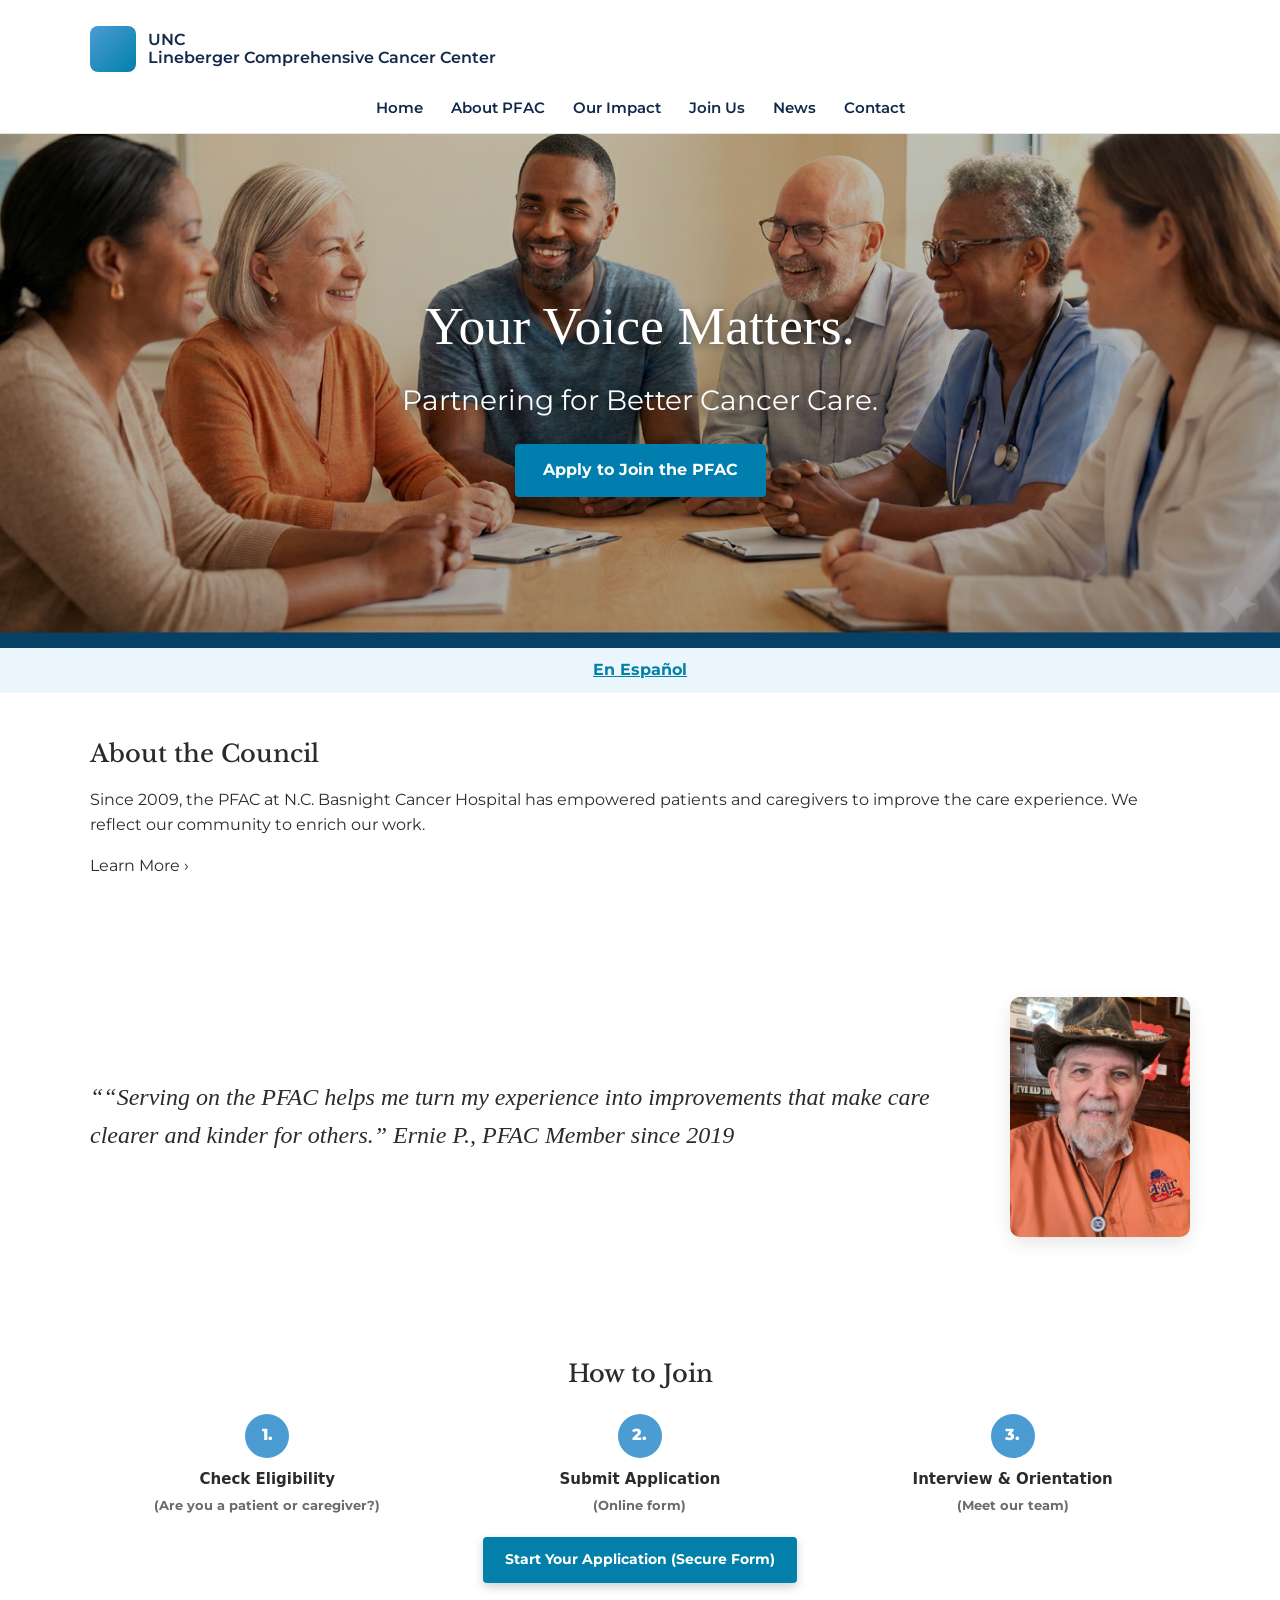
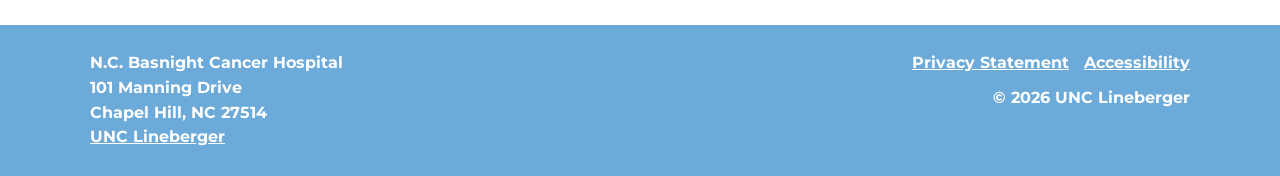
<file: index.html>
<!doctype html>
<html lang="en">
<head>
  <meta charset="utf-8" />
  <meta name="viewport" content="width=device-width, initial-scale=1" />
  <title>PFAC | UNC Lineberger Comprehensive Cancer Center</title>
  <link rel="stylesheet" href="assets/css/styles.css" />
  <link rel="preconnect" href="https://fonts.googleapis.com">
  <link rel="preconnect" href="https://fonts.gstatic.com" crossorigin>
  <link href="https://fonts.googleapis.com/css2?family=Libre+Baskerville:wght@400;700&family=Montserrat:wght@300;400;600;700&display=swap" rel="stylesheet">
</head>
<body>
  <header class="header">
    <div class="container">
      <div class="header__top">
        <div class="brand" aria-label="UNC Lineberger Comprehensive Cancer Center">
          <div class="brand__mark" aria-hidden="true"></div>
          <div class="brand__text">
            <div>UNC</div>
            <div class="brand__sub">Lineberger Comprehensive Cancer Center</div>
          </div>
        </div>
      </div>
    </div>
    <div class="nav">
      <div class="container">
        <ul>
          <li><a href="index.html">Home</a></li>
          <li><a href="about.html">About PFAC</a></li>
          <li><a href="impact.html">Our Impact</a></li>
          <li><a href="join.html">Join Us</a></li>
          <li><a href="news.html">News</a></li>
          <li><a href="contact.html">Contact</a></li>
        </ul>
      </div>
    </div>
  </header>

  <main>
    
<section class="hero" role="banner" aria-label="PFAC hero">
  <img class="hero__img" src="assets/img/hero-banner-hires.png" alt="Patients, caregivers, and clinicians meeting together" />
  <div class="hero__overlay"></div>
  <div class="hero__content">
    <h1>Your Voice Matters.</h1>
    <p>Partnering for Better Cancer Care.</p>
    <a class="hero__btn" href="join.html">Apply to Join the PFAC</a>
  </div>
</section>


    <div class="langbar">
      <div class="container">
        <a href="espanol.html">En Espa&ntilde;ol</a>
      </div>
    </div>

    <section class="section">
      <div class="container">
        <div class="about">
          <h2>About the Council</h2>
          <p>
            Since 2009, the PFAC at N.C. Basnight Cancer Hospital has empowered patients and caregivers to improve the care experience.
            We reflect our community to enrich our work.
          </p>
          <a class="link" href="about.html">Learn More &rsaquo;</a>
        </div>
      </div>
    </section>
<!---
    <section class="section" aria-label="Our impact examples">
      <div class="container">
        <h2 style="text-align:center">Our Impact (Examples)</h2>
        <div class="impact-grid">
          <a class="impact-card" href="impact.html#education">
            <div class="impact-icon"><img src="assets/img/icon-education.jpg" alt="Enhanced Patient Education Materials icon" /></div>
            <div class="impact-title">Enhanced Patient<br/>Education Materials</div>
          </a>
          <a class="impact-card" href="impact.html#discharge">
            <div class="impact-icon"><img src="assets/img/icon-discharge.jpg" alt="Improved Discharge Process icon" /></div>
            <div class="impact-title">Improved Discharge<br/>Process</div>
          </a>
          <a class="impact-card" href="impact.html#video">
            <div class="impact-icon"><img src="assets/img/icon-video.jpg" alt="Co-developed Orientation Video icon" /></div>
            <div class="impact-title">Co-developed<br/>Orientation Video</div>
          </a>
        </div>
      </div>
    </section>
--->
    <section class="section section--light" aria-label="Member testimonial">
      <div class="container">
        <div class="testimonial">
          <div class="testimonial__quote">
            <p>
              &ldquo;<span id="pfac-quote">“Serving on the PFAC gives purpose to my journey. I see our feedback turning into real changes for others.&rdquo;
            ”</span>
<span id="pfac-cite"></span></p>
            <div class="testimonial__who"><strong></span></div>
          </div>
          <div class="testimonial__image">
            <img id="pfac-photo" src="assets/img/members/sarah.jpg" alt="Photo of PFAC member Sarah" />
          </div>
        </div>
      </div>
    </section>

    <section class="section" aria-label="How to join">
      <div class="container">
        <h2 style="text-align:center">How to Join</h2>
        <div class="steps">
          <div class="step">
            <div class="step__num">1.</div>
            <h4>Check Eligibility</h4>
            <p>(Are you a patient or caregiver?)</p>
          </div>
          <div class="step">
            <div class="step__num">2.</div>
            <h4>Submit Application</h4>
            <p>(Online form)</p>
          </div>
          <div class="step">
            <div class="step__num">3.</div>
            <h4>Interview &amp; Orientation</h4>
            <p>(Meet our team)</p>
          </div>
        </div>
        <div style="text-align:center; margin-top:22px">
          <a class="btn" href="join.html">Start Your Application (Secure Form)</a>
        </div>
      </div>
    </section>
  </main>

  <footer class="footer">
    <div class="container">
      <div class="footer__grid">
        <div>
          <strong>N.C. Basnight Cancer Hospital</strong><br/>
          101 Manning Drive<br/>
          Chapel Hill, NC 27514<br/>
          <a href="index.html">UNC Lineberger</a>
        </div>
        <div class="footer__right">
          <div>
            <a href="privacy.html">Privacy Statement</a>&nbsp;&nbsp;
            <a href="accessibility.html">Accessibility</a>
          </div>
          <div style="margin-top:10px">&copy; 2026 UNC Lineberger</div>
        </div>
      </div>
    </div>
  </footer>

  <script src="assets/js/nav.js"></script>
  <script src="assets/js/member-rotator.js"></script>
  <script src="assets/js/nav-toggle.js"></script>
</body>
</html>
</file>
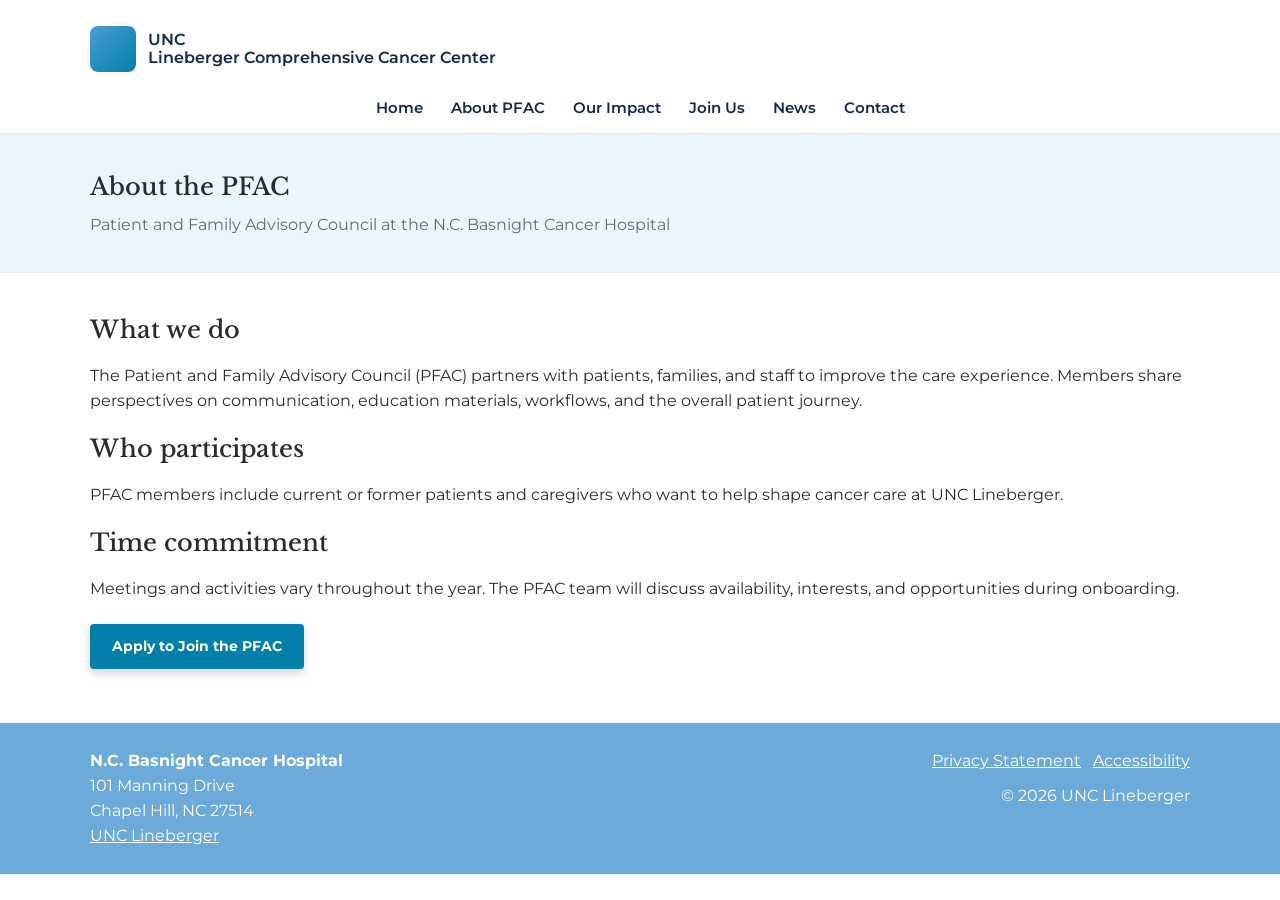
<file: about.html>
<!doctype html>
<html lang="en">
<head>
  <meta charset="utf-8" />
  <meta name="viewport" content="width=device-width, initial-scale=1" />
  <title>About PFAC | UNC Lineberger</title>
  <link rel="stylesheet" href="assets/css/styles.css" />
  <link rel="preconnect" href="https://fonts.googleapis.com">
  <link rel="preconnect" href="https://fonts.gstatic.com" crossorigin>
  <link href="https://fonts.googleapis.com/css2?family=Libre+Baskerville:wght@400;700&family=Montserrat:wght@300;400;600;700&display=swap" rel="stylesheet">
</head>
<body>
  <header class="header">
    <div class="container">
      <div class="header__top">
        <div class="brand" aria-label="UNC Lineberger Comprehensive Cancer Center">
          <div class="brand__mark" aria-hidden="true"></div>
          <div class="brand__text">
            <div>UNC</div>
            <div class="brand__sub">Lineberger Comprehensive Cancer Center</div>
          </div>
        </div>
      </div>
    </div>
    <div class="nav">
      <div class="container">
        <ul>
          <li><a href="index.html">Home</a></li>
          <li><a href="about.html">About PFAC</a></li>
          <li><a href="impact.html">Our Impact</a></li>
          <li><a href="join.html">Join Us</a></li>
          <li><a href="news.html">News</a></li>
          <li><a href="contact.html">Contact</a></li>
        </ul>
      </div>
    </div>
  </header>

  <main>
    <section class="subhero">
      <div class="container">
        <h1>About the PFAC</h1>
        <p style="margin:8px 0 0 0; color:var(--muted)">Patient and Family Advisory Council at the N.C. Basnight Cancer Hospital</p>
      </div>
    </section>

    <section class="subcontent">
      <div class="container">
        <h2>What we do</h2>
        <p>
          The Patient and Family Advisory Council (PFAC) partners with patients, families, and staff to improve the care experience.
          Members share perspectives on communication, education materials, workflows, and the overall patient journey.
        </p>

        <h2>Who participates</h2>
        <p>
          PFAC members include current or former patients and caregivers who want to help shape cancer care at UNC Lineberger.
        </p>

        <h2>Time commitment</h2>
        <p>
          Meetings and activities vary throughout the year. The PFAC team will discuss availability, interests, and opportunities during onboarding.
        </p>

        <p style="margin-top:22px">
          <a class="btn" href="join.html">Apply to Join the PFAC</a>
        </p>
      </div>
    </section>
  </main>

  <footer class="footer">
    <div class="container">
      <div class="footer__grid">
        <div>
          <strong>N.C. Basnight Cancer Hospital</strong><br/>
          101 Manning Drive<br/>
          Chapel Hill, NC 27514<br/>
          <a href="index.html">UNC Lineberger</a>
        </div>
        <div class="footer__right">
          <div>
            <a href="privacy.html">Privacy Statement</a>&nbsp;&nbsp;
            <a href="accessibility.html">Accessibility</a>
          </div>
          <div style="margin-top:10px">&copy; 2026 UNC Lineberger</div>
        </div>
      </div>
    </div>
  </footer>

  <script src="assets/js/nav.js"></script>
  <script src="assets/js/nav-toggle.js"></script>
</body>
</html>
</file>
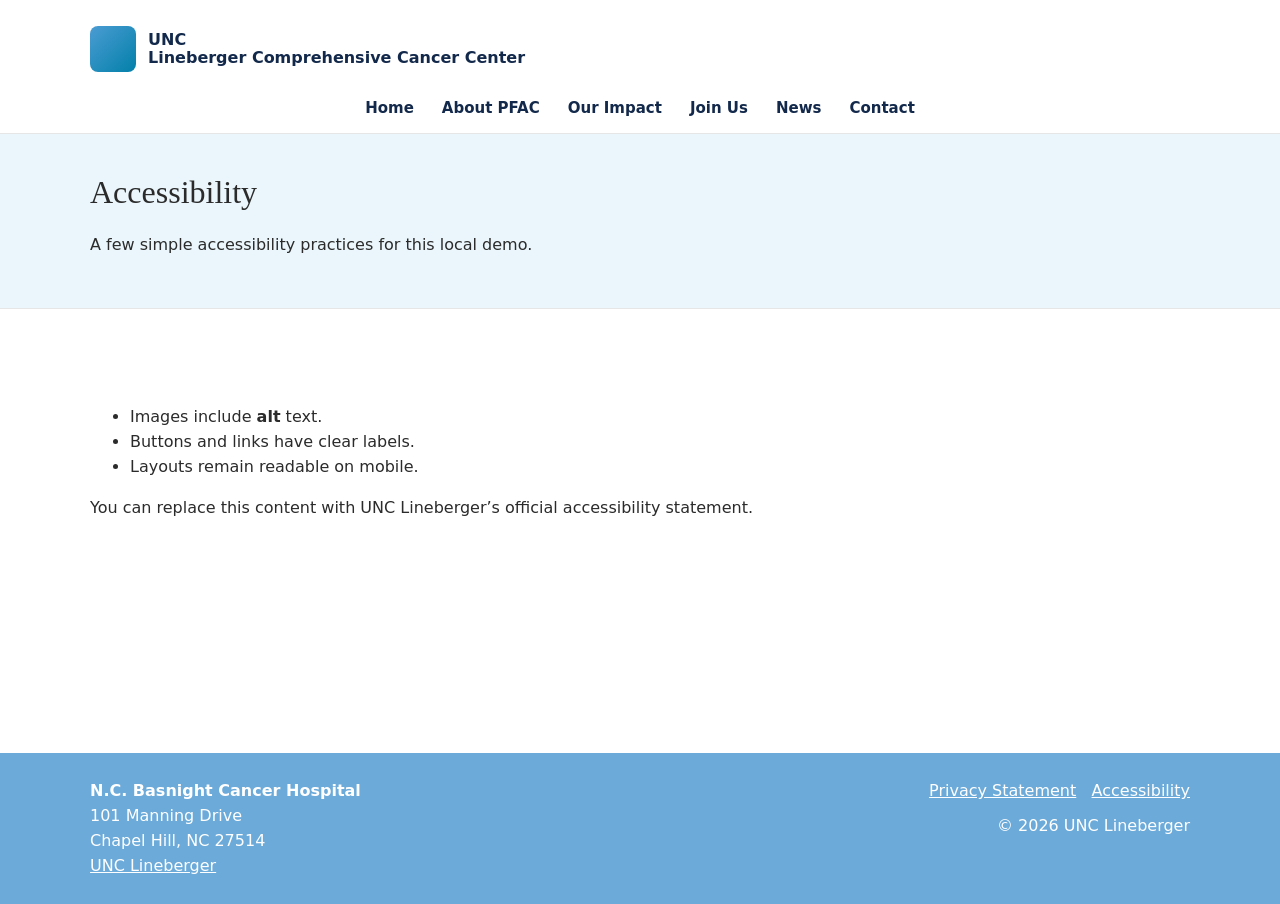
<file: accessibility.html>
<!doctype html>
<html lang="en">
<head>
  <meta charset="utf-8" />
  <meta name="viewport" content="width=device-width, initial-scale=1" />
  <title>Accessibility | UNC Lineberger PFAC</title>
  <link rel="stylesheet" href="assets/css/styles.css" />
</head>
<body>
  <header class="header">
    <div class="container">
      <div class="header__top">
        <div class="brand" aria-label="UNC Lineberger Comprehensive Cancer Center">
          <div class="brand__mark" aria-hidden="true"></div>
          <div class="brand__text">
            <div>UNC</div>
            <div class="brand__sub">Lineberger Comprehensive Cancer Center</div>
          </div>
        </div>
      </div>
    </div>
    <div class="nav">
      <div class="container">
        <ul>
          <li><a href="index.html">Home</a></li>
          <li><a href="about.html">About PFAC</a></li>
          <li><a href="impact.html">Our Impact</a></li>
          <li><a href="join.html">Join Us</a></li>
          <li><a href="news.html">News</a></li>
          <li><a href="contact.html">Contact</a></li>
        </ul>
      </div>
    </div>
  </header>

  <main>
    <div class="subhero">
      <div class="container">
        <h1>Accessibility</h1>
        <p class="subhero__kicker">A few simple accessibility practices for this local demo.</p>
      </div>
    </div>

    <section class="section">
      <div class="container subcontent">
        <ul>
          <li>Images include <strong>alt</strong> text.</li>
          <li>Buttons and links have clear labels.</li>
          <li>Layouts remain readable on mobile.</li>
        </ul>
        <p>You can replace this content with UNC Lineberger’s official accessibility statement.</p>
      </div>
    </section>
  </main>

  <footer class="footer">
    <div class="container">
      <div class="footer__grid">
        <div>
          <strong>N.C. Basnight Cancer Hospital</strong><br/>
          101 Manning Drive<br/>
          Chapel Hill, NC 27514<br/>
          <a href="index.html">UNC Lineberger</a>
        </div>
        <div class="footer__right">
          <div>
            <a href="privacy.html">Privacy Statement</a>&nbsp;&nbsp;
            <a href="accessibility.html">Accessibility</a>
          </div>
          <div style="margin-top:10px">&copy; 2026 UNC Lineberger</div>
        </div>
      </div>
    </div>
  </footer>

  <script src="assets/js/nav.js"></script>
</body>
</html>
</file>
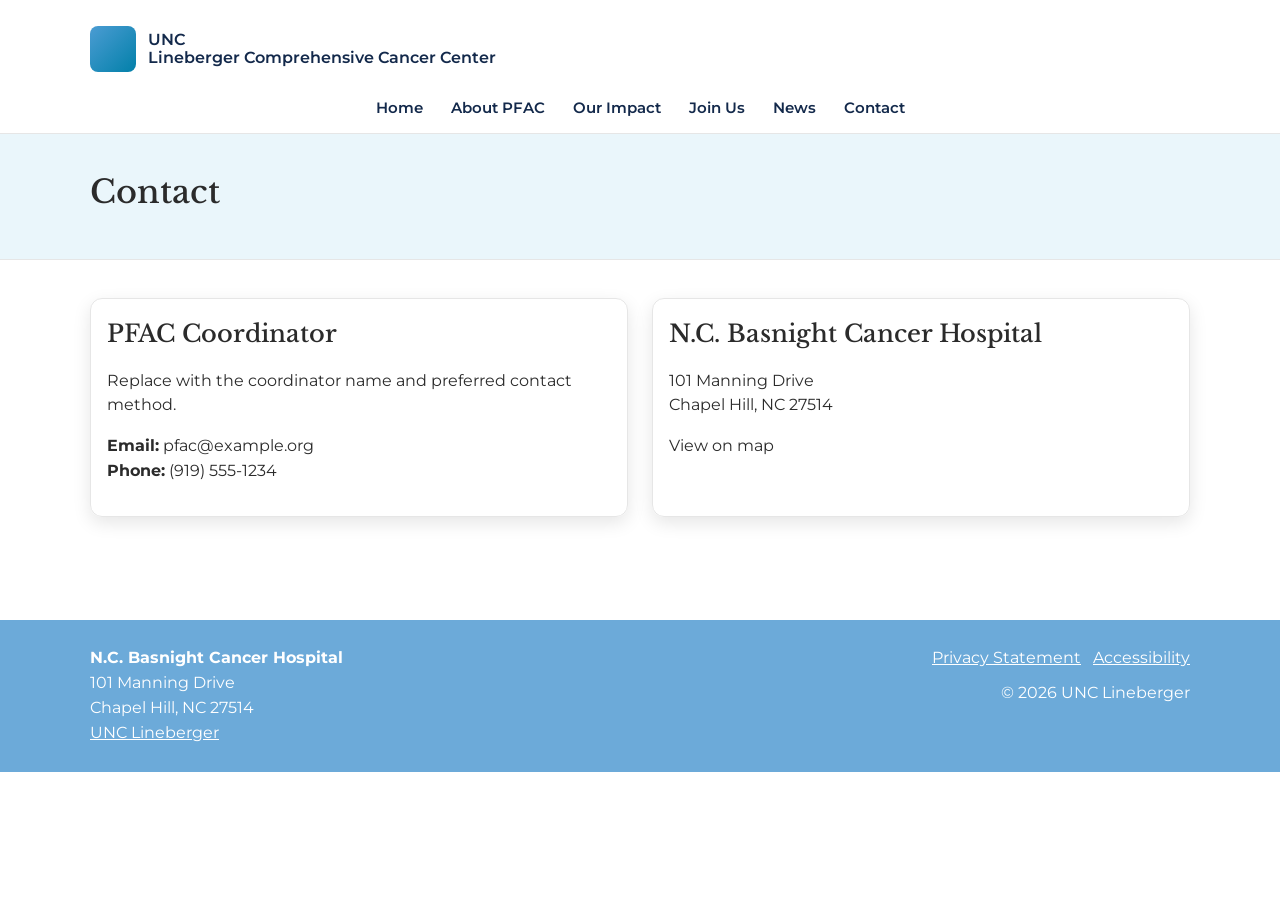
<file: contact.html>
<!doctype html>
<html lang="en">
<head>
  <meta charset="utf-8" />
  <meta name="viewport" content="width=device-width, initial-scale=1" />
  <title>Contact | UNC Lineberger PFAC</title>
  <link rel="stylesheet" href="assets/css/styles.css" />
  <style>
    .contact-grid{display:grid;grid-template-columns:1fr 1fr;gap:24px}
    .card{border:1px solid #e6e6e6;border-radius:12px;padding:16px;box-shadow:var(--shadow)}
    @media (max-width:900px){.contact-grid{grid-template-columns:1fr}}
  </style>
  <link rel="preconnect" href="https://fonts.googleapis.com">
  <link rel="preconnect" href="https://fonts.gstatic.com" crossorigin>
  <link href="https://fonts.googleapis.com/css2?family=Libre+Baskerville:wght@400;700&family=Montserrat:wght@300;400;600;700&display=swap" rel="stylesheet">
</head>
<body>
  <header class="header">
    <div class="container">
      <div class="header__top">
        <div class="brand" aria-label="UNC Lineberger Comprehensive Cancer Center">
          <div class="brand__mark" aria-hidden="true"></div>
          <div class="brand__text">
            <div>UNC</div>
            <div class="brand__sub">Lineberger Comprehensive Cancer Center</div>
          </div>
        </div>
      </div>
    </div>
    <div class="nav">
      <div class="container">
        <ul>
          <li><a href="index.html">Home</a></li>
          <li><a href="about.html">About PFAC</a></li>
          <li><a href="impact.html">Our Impact</a></li>
          <li><a href="join.html">Join Us</a></li>
          <li><a href="news.html">News</a></li>
          <li><a href="contact.html">Contact</a></li>
        </ul>
      </div>
    </div>
  </header>

  <main>
    <div class="subhero">
      <div class="container">
        <h1>Contact</h1>
      </div>
    </div>

    <section class="subcontent">
      <div class="container">
        <div class="contact-grid">
          <div class="card">
            <h2 style="margin-top:0">PFAC Coordinator</h2>
            <p>Replace with the coordinator name and preferred contact method.</p>
            <p><strong>Email:</strong> <a href="mailto:pfac@example.org">pfac@example.org</a><br/>
               <strong>Phone:</strong> (919) 555-1234</p>
          </div>
          <div class="card">
            <h2 style="margin-top:0">N.C. Basnight Cancer Hospital</h2>
            <p>
              101 Manning Drive<br/>
              Chapel Hill, NC 27514
            </p>
            <p><a href="https://maps.google.com/?q=101+Manning+Drive+Chapel+Hill+NC">View on map</a></p>
          </div>
        </div>
      </div>
    </section>
  </main>

  <footer class="footer">
    <div class="container">
      <div class="footer__grid">
        <div>
          <strong>N.C. Basnight Cancer Hospital</strong><br/>
          101 Manning Drive<br/>
          Chapel Hill, NC 27514<br/>
          <a href="index.html">UNC Lineberger</a>
        </div>
        <div class="footer__right">
          <div>
            <a href="privacy.html">Privacy Statement</a>&nbsp;&nbsp;
            <a href="accessibility.html">Accessibility</a>
          </div>
          <div style="margin-top:10px">&copy; 2026 UNC Lineberger</div>
        </div>
      </div>
    </div>
  </footer>

  <script src="assets/js/nav.js"></script>
  <script src="assets/js/nav-toggle.js"></script>
</body>
</html>
</file>
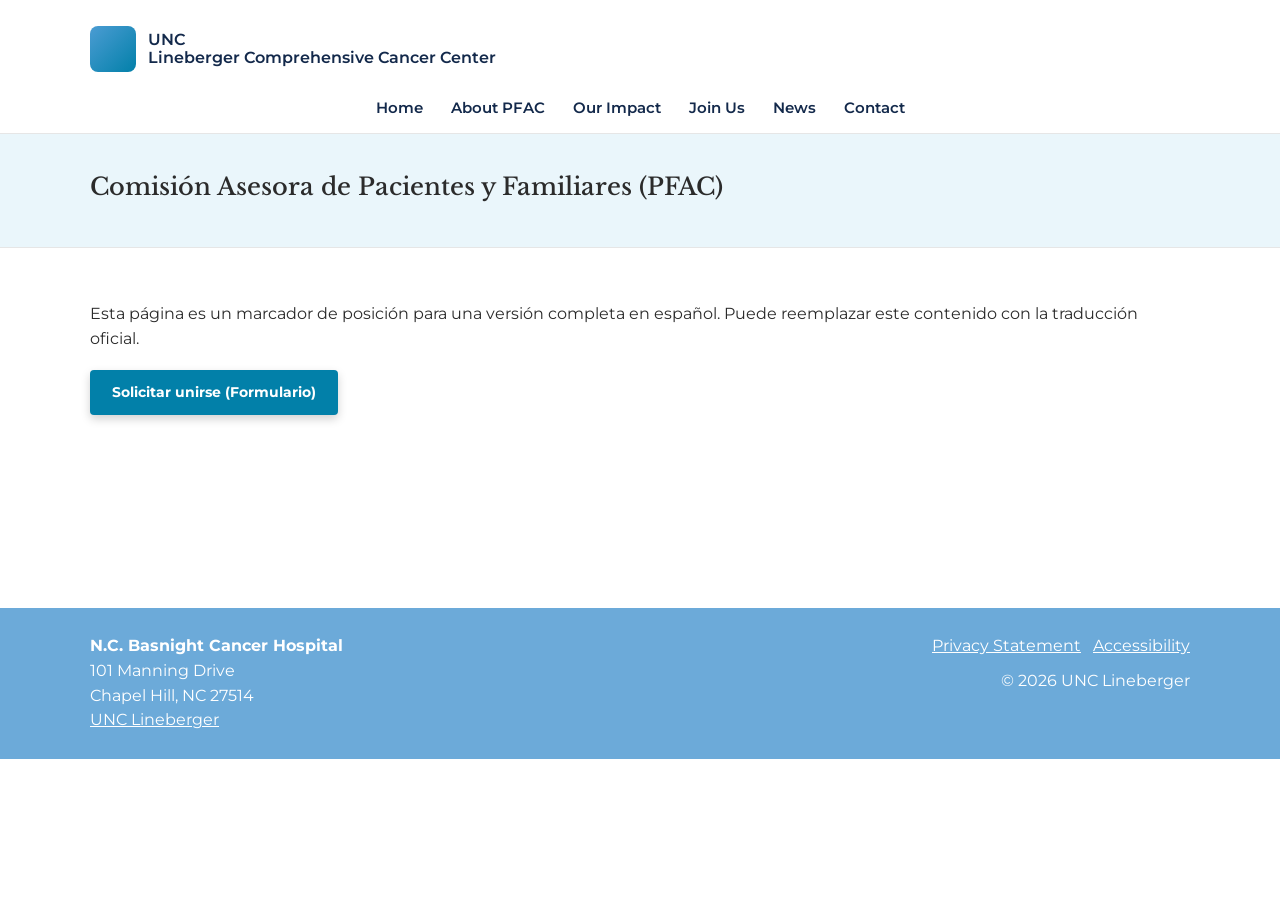
<file: espanol.html>
<!doctype html>
<html lang="es">
<head>
  <meta charset="utf-8" />
  <meta name="viewport" content="width=device-width, initial-scale=1" />
  <title>PFAC en Espa&ntilde;ol | UNC Lineberger</title>
  <link rel="stylesheet" href="assets/css/styles.css" />
  <link rel="preconnect" href="https://fonts.googleapis.com">
  <link rel="preconnect" href="https://fonts.gstatic.com" crossorigin>
  <link href="https://fonts.googleapis.com/css2?family=Libre+Baskerville:wght@400;700&family=Montserrat:wght@300;400;600;700&display=swap" rel="stylesheet">
</head>
<body>
  <header class="header">
    <div class="container">
      <div class="header__top">
        <div class="brand" aria-label="UNC Lineberger Comprehensive Cancer Center">
          <div class="brand__mark" aria-hidden="true"></div>
          <div class="brand__text">
            <div>UNC</div>
            <div class="brand__sub">Lineberger Comprehensive Cancer Center</div>
          </div>
        </div>
      </div>
    </div>
    <div class="nav">
      <div class="container">
        <ul>
          <li><a href="index.html">Home</a></li>
          <li><a href="about.html">About PFAC</a></li>
          <li><a href="impact.html">Our Impact</a></li>
          <li><a href="join.html">Join Us</a></li>
          <li><a href="news.html">News</a></li>
          <li><a href="contact.html">Contact</a></li>
        </ul>
      </div>
    </div>
  </header>

  <main>
    <section class="subhero">
      <div class="container">
        <h1>Comisi&oacute;n Asesora de Pacientes y Familiares (PFAC)</h1>
      </div>
    </section>

    <section class="subcontent">
      <div class="container">
        <p>
          Esta p&aacute;gina es un marcador de posici&oacute;n para una versi&oacute;n completa en espa&ntilde;ol.
          Puede reemplazar este contenido con la traducci&oacute;n oficial.
        </p>
        <p style="margin-top:18px">
          <a class="btn" href="join.html">Solicitar unirse (Formulario)</a>
        </p>
      </div>
    </section>
  </main>

  <footer class="footer">
    <div class="container">
      <div class="footer__grid">
        <div>
          <strong>N.C. Basnight Cancer Hospital</strong><br/>
          101 Manning Drive<br/>
          Chapel Hill, NC 27514<br/>
          <a href="index.html">UNC Lineberger</a>
        </div>
        <div class="footer__right">
          <div>
            <a href="privacy.html">Privacy Statement</a>&nbsp;&nbsp;
            <a href="accessibility.html">Accessibility</a>
          </div>
          <div style="margin-top:10px">&copy; 2026 UNC Lineberger</div>
        </div>
      </div>
    </div>
  </footer>

  <script src="assets/js/nav.js"></script>
  <script src="assets/js/nav-toggle.js"></script>
</body>
</html>
</file>
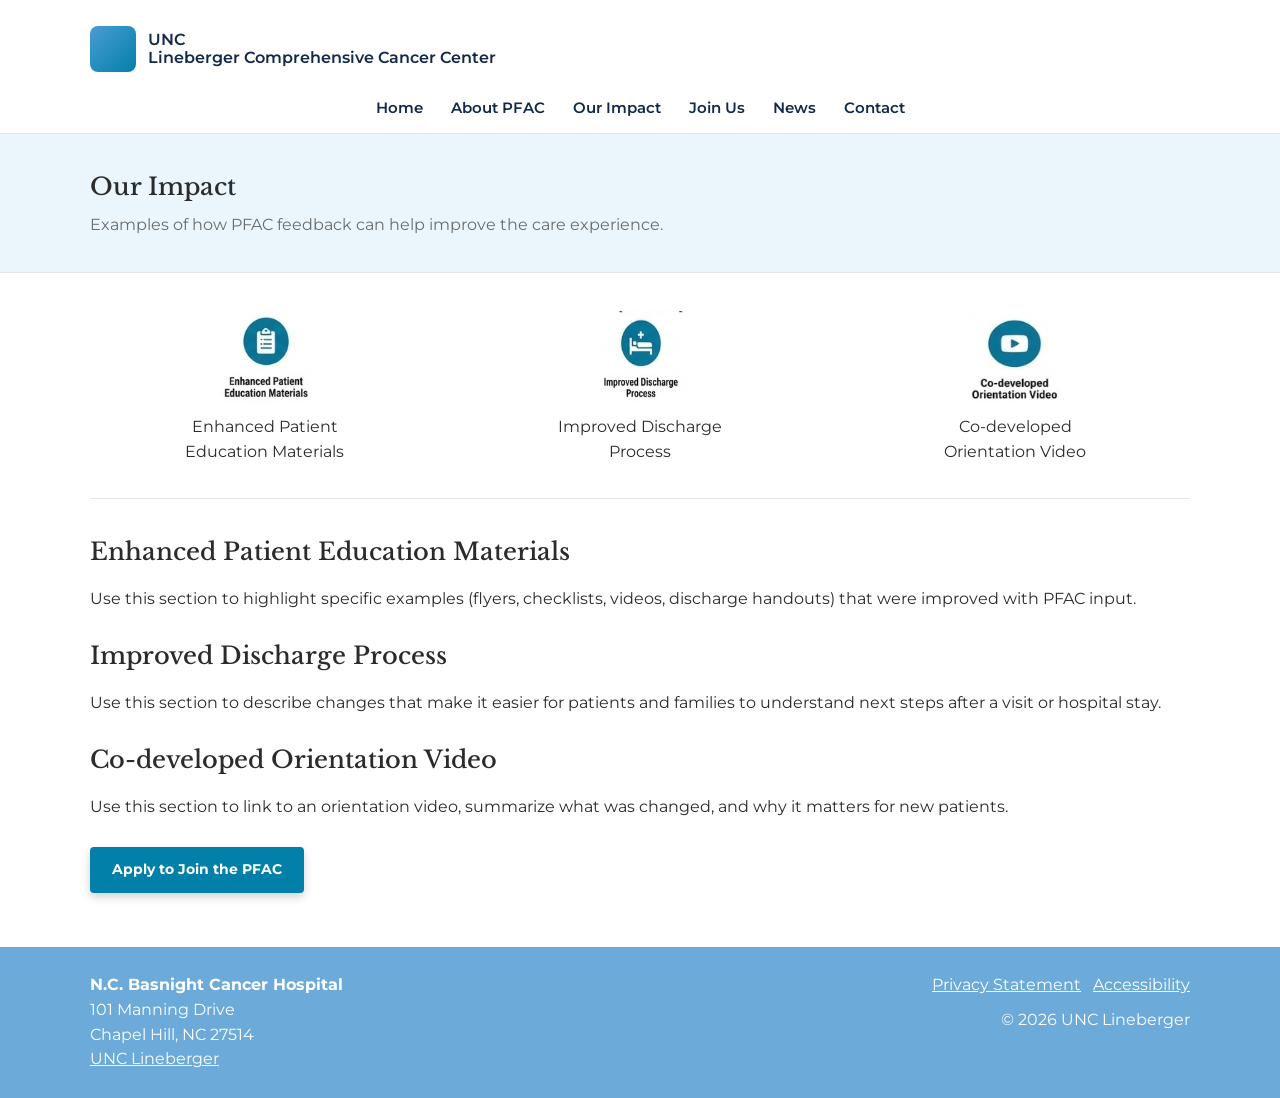
<file: impact.html>
<!doctype html>
<html lang="en">
<head>
  <meta charset="utf-8" />
  <meta name="viewport" content="width=device-width, initial-scale=1" />
  <title>Our Impact | UNC Lineberger PFAC</title>
  <link rel="stylesheet" href="assets/css/styles.css" />
  <link rel="preconnect" href="https://fonts.googleapis.com">
  <link rel="preconnect" href="https://fonts.gstatic.com" crossorigin>
  <link href="https://fonts.googleapis.com/css2?family=Libre+Baskerville:wght@400;700&family=Montserrat:wght@300;400;600;700&display=swap" rel="stylesheet">
</head>
<body>
  <header class="header">
    <div class="container">
      <div class="header__top">
        <div class="brand" aria-label="UNC Lineberger Comprehensive Cancer Center">
          <div class="brand__mark" aria-hidden="true"></div>
          <div class="brand__text">
            <div>UNC</div>
            <div class="brand__sub">Lineberger Comprehensive Cancer Center</div>
          </div>
        </div>
      </div>
    </div>
    <div class="nav">
      <div class="container">
        <ul>
          <li><a href="index.html">Home</a></li>
          <li><a href="about.html">About PFAC</a></li>
          <li><a href="impact.html">Our Impact</a></li>
          <li><a href="join.html">Join Us</a></li>
          <li><a href="news.html">News</a></li>
          <li><a href="contact.html">Contact</a></li>
        </ul>
      </div>
    </div>
  </header>

  <main>
    <section class="subhero">
      <div class="container">
        <h1 style="margin:0">Our Impact</h1>
        <p style="margin:8px 0 0 0; color:var(--muted)">
          Examples of how PFAC feedback can help improve the care experience.
        </p>
      </div>
    </section>

    <section class="subcontent">
      <div class="container">
        <div class="impact-grid" style="margin-top:0">
          <a class="impact-card" href="#education">
            <div class="impact-icon"><img src="assets/img/icon-education.jpg" alt="Enhanced Patient Education Materials icon" /></div>
            <div class="impact-title">Enhanced Patient<br/>Education Materials</div>
          </a>
          <a class="impact-card" href="#discharge">
            <div class="impact-icon"><img src="assets/img/icon-discharge.jpg" alt="Improved Discharge Process icon" /></div>
            <div class="impact-title">Improved Discharge<br/>Process</div>
          </a>
          <a class="impact-card" href="#video">
            <div class="impact-icon"><img src="assets/img/icon-video.jpg" alt="Co-developed Orientation Video icon" /></div>
            <div class="impact-title">Co-developed<br/>Orientation Video</div>
          </a>
        </div>

        <hr style="border:none; border-top:1px solid #e6e6e6; margin:34px 0" />

        <section id="education" style="scroll-margin-top:90px">
          <h2>Enhanced Patient Education Materials</h2>
          <p>
            Use this section to highlight specific examples (flyers, checklists, videos, discharge handouts) that were improved with PFAC input.
          </p>
        </section>

        <section id="discharge" style="margin-top:26px; scroll-margin-top:90px">
          <h2>Improved Discharge Process</h2>
          <p>
            Use this section to describe changes that make it easier for patients and families to understand next steps after a visit or hospital stay.
          </p>
        </section>

        <section id="video" style="margin-top:26px; scroll-margin-top:90px">
          <h2>Co-developed Orientation Video</h2>
          <p>
            Use this section to link to an orientation video, summarize what was changed, and why it matters for new patients.
          </p>
        </section>

        <p style="margin-top:28px">
          <a class="btn" href="join.html">Apply to Join the PFAC</a>
        </p>
      </div>
    </section>
  </main>

  <footer class="footer">
    <div class="container">
      <div class="footer__grid">
        <div>
          <strong>N.C. Basnight Cancer Hospital</strong><br/>
          101 Manning Drive<br/>
          Chapel Hill, NC 27514<br/>
          <a href="index.html">UNC Lineberger</a>
        </div>
        <div class="footer__right">
          <div>
            <a href="privacy.html">Privacy Statement</a>&nbsp;&nbsp;
            <a href="accessibility.html">Accessibility</a>
          </div>
          <div style="margin-top:10px">&copy; 2026 UNC Lineberger</div>
        </div>
      </div>
    </div>
  </footer>

  <script src="assets/js/nav.js"></script>
  <script src="assets/js/nav-toggle.js"></script>
</body>
</html>
</file>
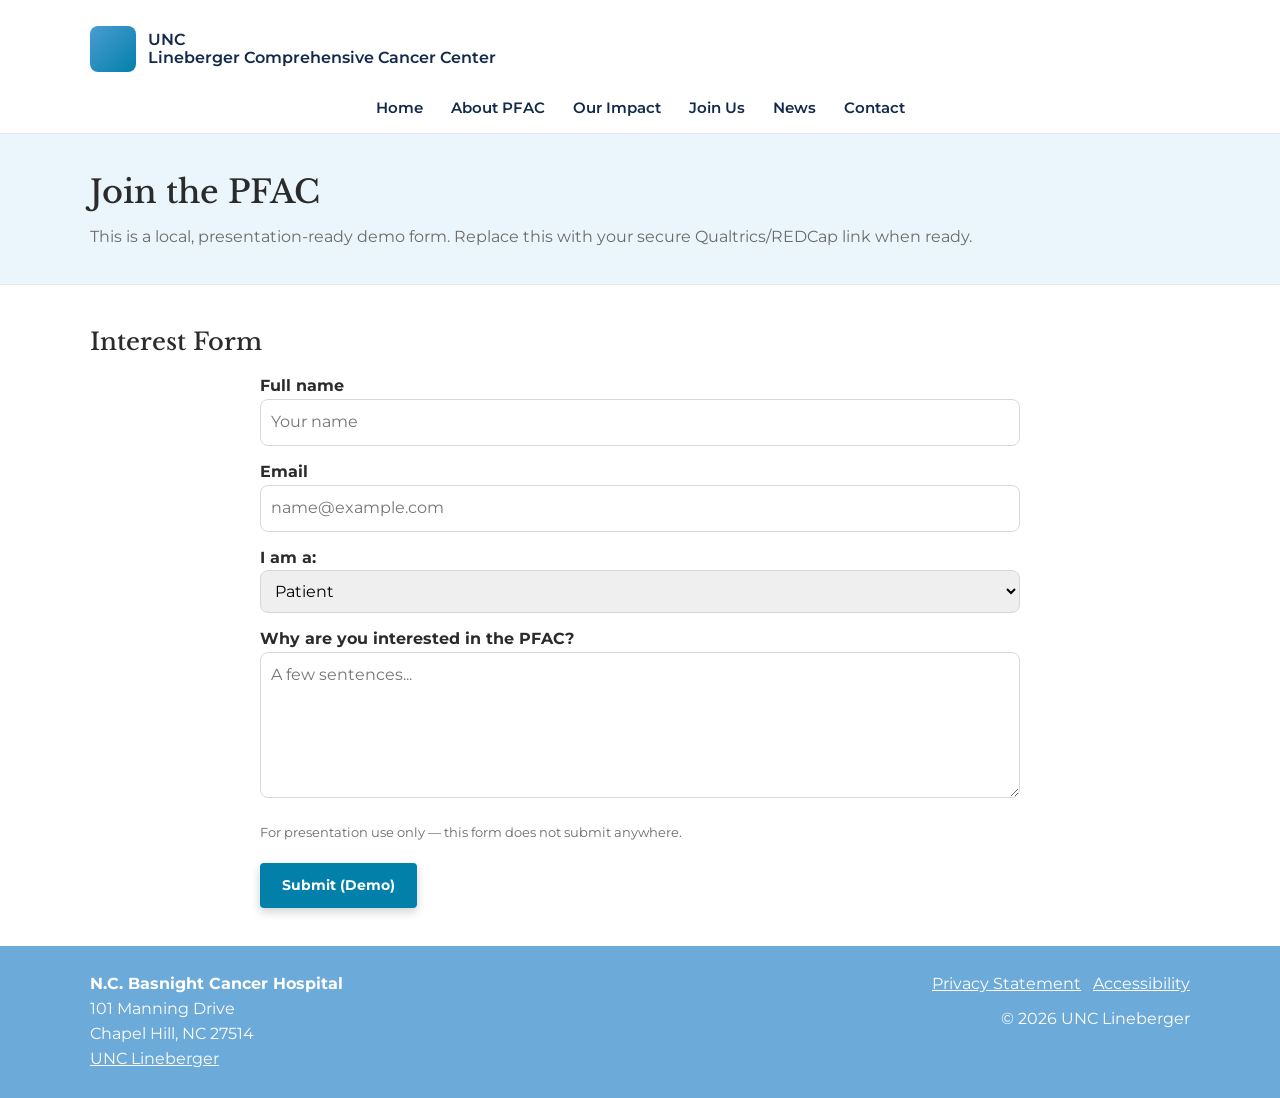
<file: join.html>
<!doctype html>
<html lang="en">
<head>
  <meta charset="utf-8" />
  <meta name="viewport" content="width=device-width, initial-scale=1" />
  <title>Join Us | UNC Lineberger PFAC</title>
  <link rel="stylesheet" href="assets/css/styles.css" />
  <style>
    form{max-width:760px;margin:0 auto}
    label{display:block;font-weight:700;margin-top:14px}
    input, textarea, select{width:100%;padding:10px;border:1px solid #d8d8d8;border-radius:8px;font:inherit}
    small{color:var(--muted)}
  </style>
  <link rel="preconnect" href="https://fonts.googleapis.com">
  <link rel="preconnect" href="https://fonts.gstatic.com" crossorigin>
  <link href="https://fonts.googleapis.com/css2?family=Libre+Baskerville:wght@400;700&family=Montserrat:wght@300;400;600;700&display=swap" rel="stylesheet">
</head>
<body>
  <header class="header">
    <div class="container">
      <div class="header__top">
        <div class="brand" aria-label="UNC Lineberger Comprehensive Cancer Center">
          <div class="brand__mark" aria-hidden="true"></div>
          <div class="brand__text">
            <div>UNC</div>
            <div class="brand__sub">Lineberger Comprehensive Cancer Center</div>
          </div>
        </div>
      </div>
    </div>
    <div class="nav">
      <div class="container">
        <ul>
          <li><a href="index.html">Home</a></li>
          <li><a href="about.html">About PFAC</a></li>
          <li><a href="impact.html">Our Impact</a></li>
          <li><a href="join.html">Join Us</a></li>
          <li><a href="news.html">News</a></li>
          <li><a href="contact.html">Contact</a></li>
        </ul>
      </div>
    </div>
  </header>

  <main>
    <div class="subhero">
      <div class="container">
        <h1>Join the PFAC</h1>
        <p style="margin:8px 0 0 0; color:var(--muted)">
          This is a local, presentation-ready demo form. Replace this with your secure Qualtrics/REDCap link when ready.
        </p>
      </div>
    </div>

    <section class="subcontent">
      <div class="container">
        <h2>Interest Form</h2>
        <form>
          <label for="name">Full name</label>
          <input id="name" name="name" type="text" placeholder="Your name" />

          <label for="email">Email</label>
          <input id="email" name="email" type="email" placeholder="name@example.com" />

          <label for="role">I am a:</label>
          <select id="role" name="role">
            <option>Patient</option>
            <option>Caregiver / Family member</option>
            <option>Former patient/caregiver</option>
            <option>Other</option>
          </select>

          <label for="message">Why are you interested in the PFAC?</label>
          <textarea id="message" name="message" rows="5" placeholder="A few sentences..."></textarea>

          <p style="margin-top:14px"><small>For presentation use only — this form does not submit anywhere.</small></p>

          <div style="margin-top:18px">
            <a class="btn" href="contact.html">Submit (Demo)</a>
          </div>
        </form>
      </div>
    </section>
  </main>

  <footer class="footer">
    <div class="container">
      <div class="footer__grid">
        <div>
          <strong>N.C. Basnight Cancer Hospital</strong><br/>
          101 Manning Drive<br/>
          Chapel Hill, NC 27514<br/>
          <a href="index.html">UNC Lineberger</a>
        </div>
        <div class="footer__right">
          <div>
            <a href="privacy.html">Privacy Statement</a>&nbsp;&nbsp;
            <a href="accessibility.html">Accessibility</a>
          </div>
          <div style="margin-top:10px">&copy; 2026 UNC Lineberger</div>
        </div>
      </div>
    </div>
  </footer>

  <script src="assets/js/nav.js"></script>
  <script src="assets/js/nav-toggle.js"></script>
</body>
</html>
</file>
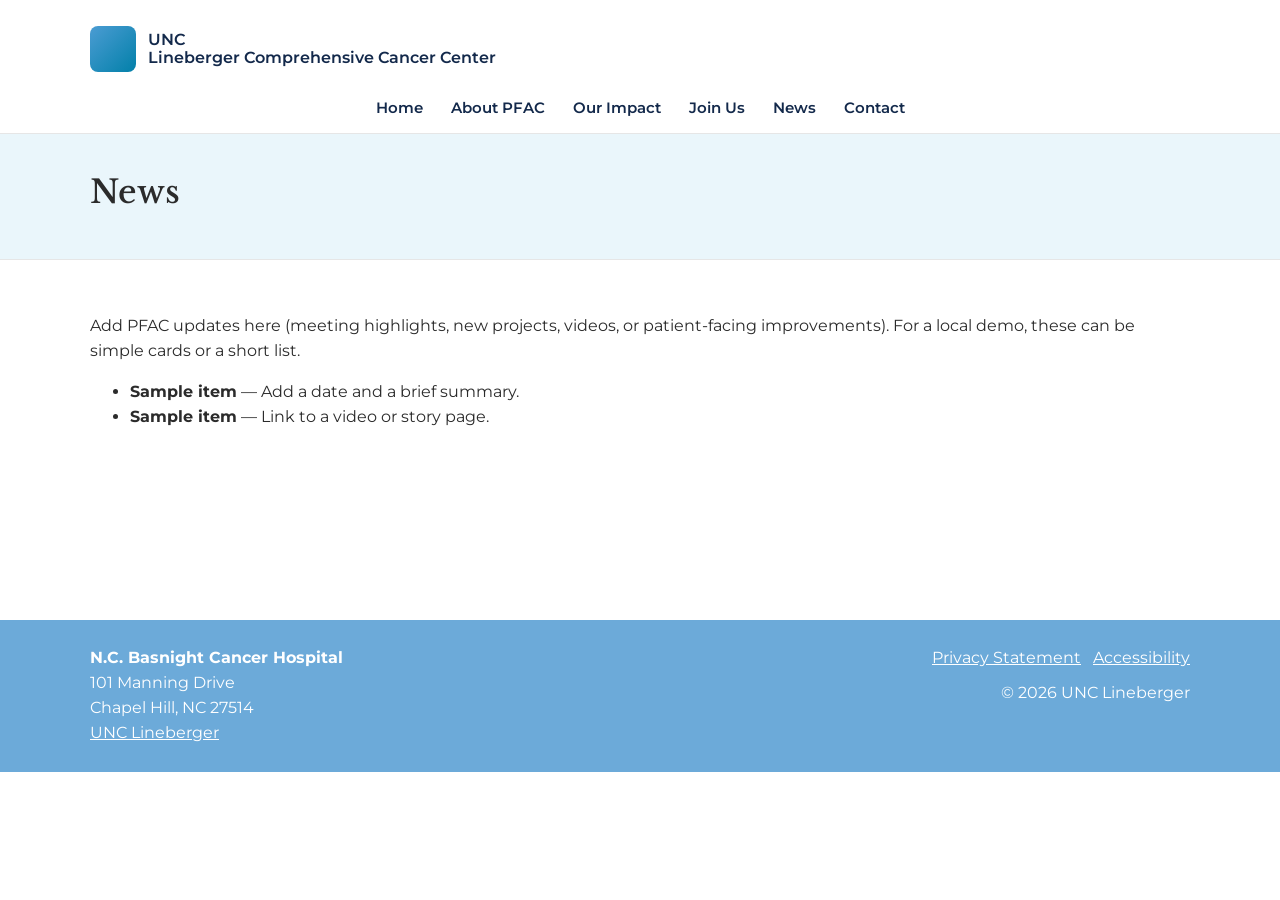
<file: news.html>
<!doctype html>
<html lang="en">
<head>
  <meta charset="utf-8" />
  <meta name="viewport" content="width=device-width, initial-scale=1" />
  <title>News | UNC Lineberger PFAC</title>
  <link rel="stylesheet" href="assets/css/styles.css" />
  <link rel="preconnect" href="https://fonts.googleapis.com">
  <link rel="preconnect" href="https://fonts.gstatic.com" crossorigin>
  <link href="https://fonts.googleapis.com/css2?family=Libre+Baskerville:wght@400;700&family=Montserrat:wght@300;400;600;700&display=swap" rel="stylesheet">
</head>
<body>
  <header class="header">
    <div class="container">
      <div class="header__top">
        <div class="brand" aria-label="UNC Lineberger Comprehensive Cancer Center">
          <div class="brand__mark" aria-hidden="true"></div>
          <div class="brand__text">
            <div>UNC</div>
            <div class="brand__sub">Lineberger Comprehensive Cancer Center</div>
          </div>
        </div>
      </div>
    </div>
    <div class="nav">
      <div class="container">
        <ul>
          <li><a href="index.html">Home</a></li>
          <li><a href="about.html">About PFAC</a></li>
          <li><a href="impact.html">Our Impact</a></li>
          <li><a href="join.html">Join Us</a></li>
          <li><a href="news.html">News</a></li>
          <li><a href="contact.html">Contact</a></li>
        </ul>
      </div>
    </div>
  </header>

  <main>
    <div class="subhero">
      <div class="container"><h1>News</h1></div>
    </div>
    <section class="subcontent">
      <div class="container">
        <p>
          Add PFAC updates here (meeting highlights, new projects, videos, or patient-facing improvements).
          For a local demo, these can be simple cards or a short list.
        </p>
        <ul>
          <li><strong>Sample item</strong> — Add a date and a brief summary.</li>
          <li><strong>Sample item</strong> — Link to a video or story page.</li>
        </ul>
      </div>
    </section>
  </main>

  <footer class="footer">
    <div class="container">
      <div class="footer__grid">
        <div>
          <strong>N.C. Basnight Cancer Hospital</strong><br/>
          101 Manning Drive<br/>
          Chapel Hill, NC 27514<br/>
          <a href="index.html">UNC Lineberger</a>
        </div>
        <div class="footer__right">
          <div>
            <a href="privacy.html">Privacy Statement</a>&nbsp;&nbsp;
            <a href="accessibility.html">Accessibility</a>
          </div>
          <div style="margin-top:10px">&copy; 2026 UNC Lineberger</div>
        </div>
      </div>
    </div>
  </footer>

  <script src="assets/js/nav.js"></script>
  <script src="assets/js/nav-toggle.js"></script>
</body>
</html>
</file>
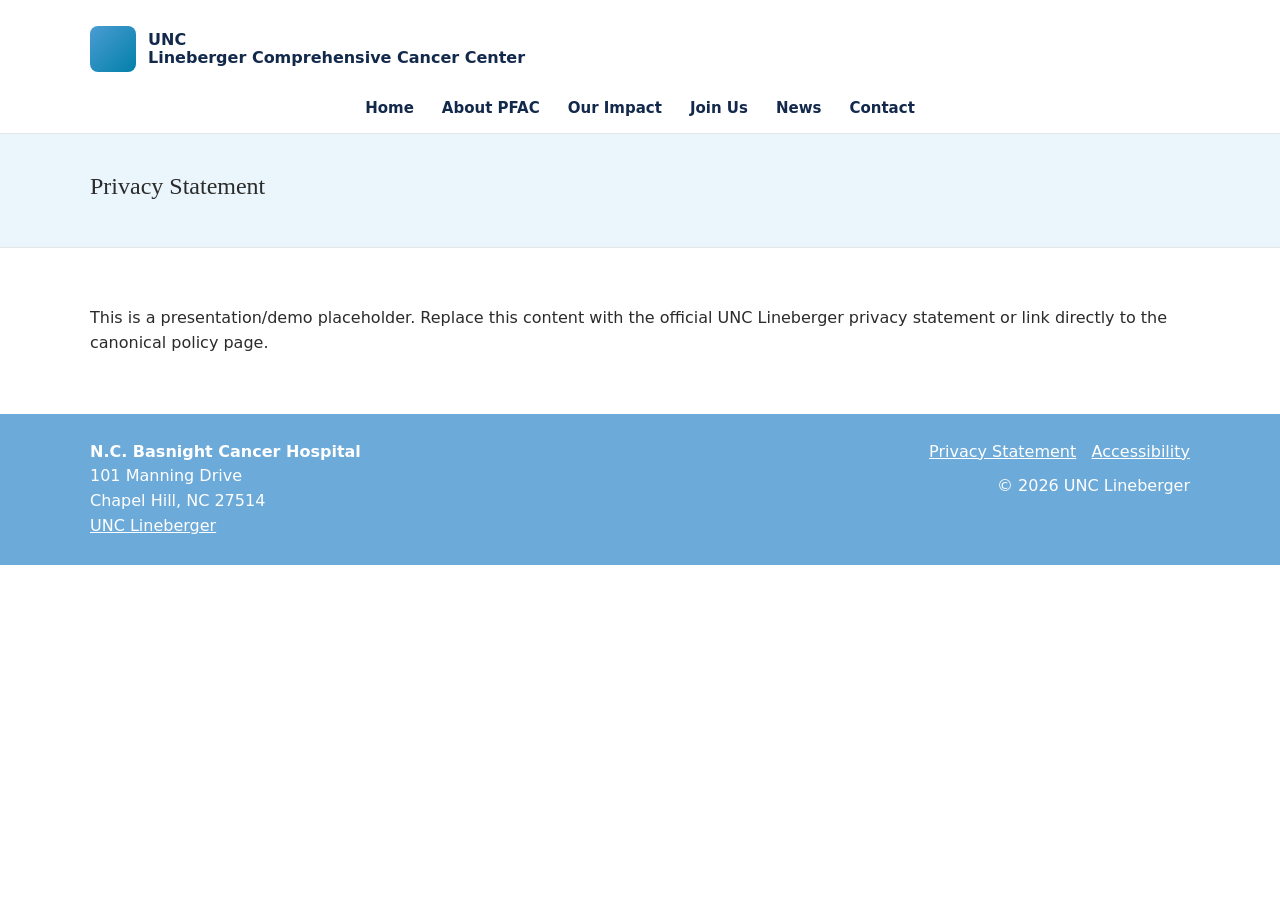
<file: privacy.html>
<!doctype html>
<html lang="en">
<head>
  <meta charset="utf-8" />
  <meta name="viewport" content="width=device-width, initial-scale=1" />
  <title>Privacy Statement | UNC Lineberger PFAC</title>
  <link rel="stylesheet" href="assets/css/styles.css" />
</head>
<body>
  <header class="header">
    <div class="container">
      <div class="header__top">
        <div class="brand" aria-label="UNC Lineberger Comprehensive Cancer Center">
          <div class="brand__mark" aria-hidden="true"></div>
          <div class="brand__text">
            <div>UNC</div>
            <div class="brand__sub">Lineberger Comprehensive Cancer Center</div>
          </div>
        </div>
      </div>
    </div>
    <div class="nav">
      <div class="container">
        <ul>
          <li><a href="index.html">Home</a></li>
          <li><a href="about.html">About PFAC</a></li>
          <li><a href="impact.html">Our Impact</a></li>
          <li><a href="join.html">Join Us</a></li>
          <li><a href="news.html">News</a></li>
          <li><a href="contact.html">Contact</a></li>
        </ul>
      </div>
    </div>
  </header>

  <main>
    <section class="subhero">
      <div class="container">
        <h1>Privacy Statement</h1>
      </div>
    </section>

    <section class="section">
      <div class="container">
        <p>
          This is a presentation/demo placeholder. Replace this content with the official UNC Lineberger privacy statement
          or link directly to the canonical policy page.
        </p>
      </div>
    </section>
  </main>

  <footer class="footer">
    <div class="container">
      <div class="footer__grid">
        <div>
          <strong>N.C. Basnight Cancer Hospital</strong><br/>
          101 Manning Drive<br/>
          Chapel Hill, NC 27514<br/>
          <a href="index.html">UNC Lineberger</a>
        </div>
        <div class="footer__right">
          <div>
            <a href="privacy.html">Privacy Statement</a>&nbsp;&nbsp;
            <a href="accessibility.html">Accessibility</a>
          </div>
          <div style="margin-top:10px">&copy; 2026 UNC Lineberger</div>
        </div>
      </div>
    </div>
  </footer>

  <script src="assets/js/nav.js"></script>
</body>
</html>
</file>
<file: assets/css/styles.css>
:root{
  --carolina-blue:#4B9CD3;
  --deep-cerulean:#0280A9;
  --brand-navy:#13294B;
  --text:#2b2b2b;
  --muted:#6b6b6b;
  --light:#EAF6FB;
  --white:#ffffff;
  --shadow:0 6px 18px rgba(0,0,0,.10);
}

*{box-sizing:border-box}
html,body{margin:0;padding:0}

body{
  font-family: system-ui, -apple-system, Segoe UI, Roboto, Arial, sans-serif;
  color:var(--text);
  line-height:1.55;
  background:var(--white);
}

h1,h2,h3{
  margin:0 0 .5rem 0;
  font-family: Georgia, 'Times New Roman', Times, serif;
  font-weight:500;
}

a{color:inherit;text-decoration:none}

.container{
  width:min(1100px, calc(100% - 40px));
  margin:0 auto;
}

/* Header */
.header{
  background:var(--white);
  border-bottom:1px solid #e6e6e6;
}
.header__top{
  display:flex;
  align-items:center;
  gap:18px;
  padding:14px 0;
}
.brand{
  display:flex;
  align-items:center;
  gap:12px;
}
.brand__mark{
  width:46px;
  height:46px;
  border-radius:8px;
  background:linear-gradient(135deg, var(--carolina-blue), var(--deep-cerulean));
}
.brand__text{
  font-weight:600;
  color:var(--brand-navy);
  line-height:1.1;
}
.brand__text small{display:block; font-weight:500; color:var(--muted)}

.header__rule{
  height:3px;
  background:var(--carolina-blue);
}

.nav{
  display:flex;
  justify-content:center;
  padding:10px 0 12px 0;
}
.nav ul{
  margin:0;
  padding:0;
  list-style:none;
  display:flex;
  gap:28px;
  flex-wrap:wrap;
  align-items:center;
  justify-content:center;
}
.nav a{
  color:var(--brand-navy);
  font-weight:600;
  font-size:15px;
  padding:6px 0;
  border-bottom:2px solid transparent;
}
.nav a.is-active{border-bottom-color:var(--carolina-blue)}
.nav a:hover{color:var(--deep-cerulean)}

/* Hero */
.btn{
  display:inline-block;
  background:var(--deep-cerulean);
  color:#fff;
  font-weight:700;
  font-size:14px;
  padding:12px 22px;
  border-radius:4px;
  box-shadow:0 4px 10px rgba(0,0,0,.18);
}
.btn:hover{background:var(--carolina-blue)}

.langbar{
  background:var(--light);
  text-align:center;
  padding:10px 0;
}
.langbar a{color:var(--deep-cerulean); text-decoration:underline; font-weight:700}

/* Sections */
.section{padding:42px 0}
.section--tight{padding:34px 0}
.section__center{text-align:center}
.section__lead{max-width:760px; margin:0 auto; color:var(--text)}
.section__link{color:var(--deep-cerulean); font-weight:700; text-decoration:underline}

/* Impact */
.impact-grid{
  margin-top:26px;
  display:grid;
  grid-template-columns:repeat(3, minmax(0, 1fr));
  gap:26px;
  align-items:start;
}
.impact-card{
  text-align:center;
}
.impact-card img{
  width:92px;
  height:92px;
  display:block;
  margin:0 auto 12px auto;
}
.impact-card a{display:inline-block}
.impact-card h4{margin:0; font-size:14px; font-weight:800; line-height:1.25}

/* Testimonial band */
.band{
  background:linear-gradient(180deg, #d9eef8, #eaf6fb);
}
.testimonial{
  display:flex;
  align-items:center;
  justify-content:space-between;
  gap:24px;
  padding:34px 0;
}
.testimonial__quote{
  flex:2;
  font-family: Georgia, 'Times New Roman', Times, serif;
  font-size:clamp(18px, 2.2vw, 24px);
  font-style:italic;
}
.testimonial__cite{
  margin-top:10px;
  font-family: system-ui, -apple-system, Segoe UI, Roboto, Arial, sans-serif;
  font-style:normal;
  font-weight:800;
  font-size:14px;
}
.testimonial__image{
  flex:1;
  display:flex;
  justify-content:flex-end;
}
.testimonial__image img{
  width:150px;
  height:110px;
  border-radius:10px;
  object-fit:cover;
  box-shadow:var(--shadow);
}

/* Join steps */
.steps{
  margin-top:22px;
  display:grid;
  grid-template-columns:repeat(3, minmax(0, 1fr));
  gap:18px;
}
.step{
  text-align:center;
}
.step__num{
  width:44px;
  height:44px;
  margin:0 auto 10px auto;
  border-radius:50%;
  background:var(--carolina-blue);
  color:#fff;
  display:flex;
  align-items:center;
  justify-content:center;
  font-weight:800;
}
.step h4{margin:0; font-family: system-ui, -apple-system, Segoe UI, Roboto, Arial, sans-serif; font-weight:800; font-size:15px}
.step p{margin:4px 0 0 0; color:var(--muted); font-size:13px}

/* Footer */
.footer{
  background:#6CAAD9;
  color:#fff;
}
.footer__grid{
  display:flex;
  justify-content:space-between;
  gap:20px;
  padding:26px 0;
  flex-wrap:wrap;
}
.footer a{color:#fff; text-decoration:underline}
.footer__right{text-align:right}

/* Subpage */
.subhero{
  background:var(--light);
  padding:34px 0;
  border-bottom:1px solid #e6e6e6;
}
.subcontent{padding:38px 0; min-height:360px}

/* Responsive */
@media (max-width: 900px){
  .impact-grid{grid-template-columns:1fr;}
  .steps{grid-template-columns:1fr;}
  .testimonial{flex-direction:column; text-align:center;}
  .testimonial__image{justify-content:center;}
  .footer__right{text-align:left;}
  }


.hero{
  position:relative;
  width:100%;
  background:#000;
}


.hero__img{
  width:100%;
  height:auto;
  display:block;
}


.hero__overlay{
  position:absolute;
  inset:0;
  background:linear-gradient(rgba(0,0,0,0.25), rgba(0,0,0,0.35));
}


.hero__content{
  position:absolute;
  inset:0;
  display:flex;
  flex-direction:column;
  justify-content:center;
  align-items:center;
  text-align:center;
  color:#fff;
  padding:0 20px;
}


.hero__content h1{
  font-family: Georgia, 'Times New Roman', serif;
  font-size:clamp(34px, 4.2vw, 56px);
  margin:0 0 10px 0;
  color:#fff;
  text-shadow:0 2px 12px rgba(0,0,0,0.55);
}

.hero__content p{
  font-size:clamp(18px, 2.3vw, 28px);
  margin:0 0 22px 0;
  color:#fff;
  text-shadow:0 2px 12px rgba(0,0,0,0.55);
}

.hero__btn{
  background:#007FAE;
  color:#fff;
  padding:14px 28px;
  border-radius:4px;
  font-weight:700;
  box-shadow:0 8px 20px rgba(0,0,0,0.25);
}
.hero__btn:hover{ background:#4B9CD3; }


/* ---------- Responsive enhancements (v8) ---------- */
img { max-width: 100%; height: auto; }

.container{
  width: min(1100px, calc(100% - 32px));
  margin-inline: auto;
}

/* Navigation toggle */
nav.nav{ position: relative; }
.nav__toggle{
  display:none;
  background:transparent;
  border:0;
  padding:10px 12px;
  font-weight:700;
  color: var(--brand-navy);
  cursor:pointer;
}
.nav__toggle:focus{ outline:2px solid var(--carolina-blue); outline-offset:2px; }

/* Wrap layouts gracefully */
.impact-grid, .steps-grid, .footer-content{ flex-wrap: wrap; }

.test-img img, #pfac-photo{
  max-width: 180px;
  width: 100%;
  height: auto;
}

/* Tablet */
@media (max-width: 900px){
  nav ul{ gap: 16px; flex-wrap: wrap; }
  .impact-grid{ justify-content: center; }
}

/* Mobile */
@media (max-width: 768px){
  .nav__toggle{ display:inline-flex; align-items:center; gap:8px; }
  nav ul{
    display:none !important;
    flex-direction: column;
    align-items: stretch;
    gap: 10px;
    padding: 12px 0 0 0;
    margin: 0;
  }
  nav.is-open ul{ display:flex !important; }
  nav ul li a{
    display:block;
    padding: 10px 8px;
    border-radius: 6px;
    background: rgba(234,246,251,0.75);
  }

  /* Hero */
  .hero{ min-height: 320px; height:auto; }
  .hero__btn, .btn{ width: 100%; max-width: 360px; }

  /* Stack */
  .impact-grid, .steps-grid, .test-container, .footer-content{
    flex-direction: column !important;
    align-items: center !important;
    text-align: center !important;
  }
  .test-img{ justify-content:center !important; }
  .footer-content > div{ width:100%; }
}

@media (max-width: 420px){
  .hero__content h1{ font-size: 30px; }
  .hero__content p{ font-size: 18px; }
}

/* slide-down animation */
nav ul{
  transition: all 0.3s ease;
}
nav.is-open ul{
  animation: slideDown 0.3s ease forwards;
}
@keyframes slideDown{
  from{ opacity:0; transform:translateY(-10px); }
  to{ opacity:1; transform:translateY(0); }
}


/* ---------- UNC-like header spacing & typography (v3) ---------- */
header{
  padding-top: 12px;
}
.top-logo{
  padding-bottom: 12px;
  border-bottom-width: 4px; /* slightly heavier bar like UNC */
}
.top-logo img{
  max-width: 360px;
}
nav{
  padding: 12px 0 14px 0;
}
nav ul{
  gap: 28px;
}
nav a{
  font-size: 0.95rem;
  letter-spacing: 0.2px;
}

/* Use Libre Baskerville for headings when present */
h1,h2,h3{
  font-family: 'Libre Baskerville', Georgia, 'Times New Roman', serif;
}
body{
  font-family: 'Montserrat', system-ui, -apple-system, Segoe UI, Roboto, Arial, sans-serif;
}

/* ---------- Rotator fade ---------- */
.pfac-fade{
  opacity: 0;
  transition: opacity 250ms ease;
}
.testimonial, .pfac-testimonial, .test-container{
  transition: opacity 250ms ease;
}

.testimonial, .pfac-testimonial, .test-container{ opacity: 1; }
</file>
